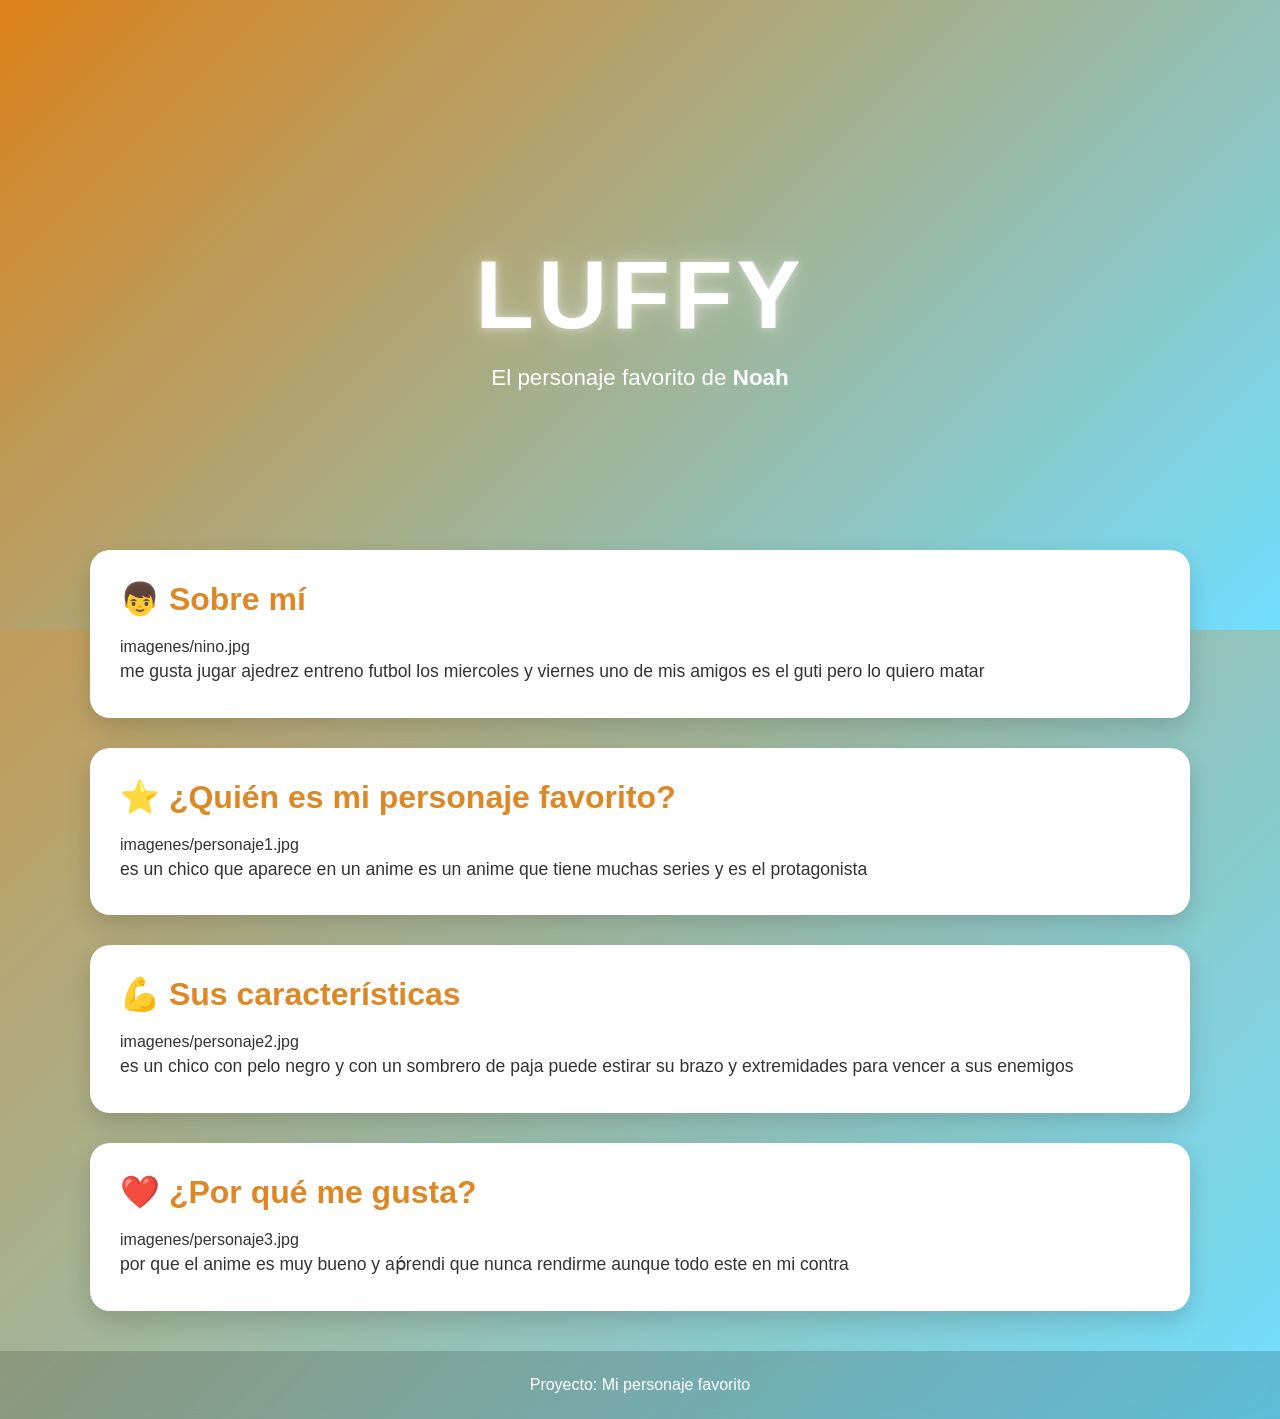
<file: docs/personajeFavorito/index.html>
<!DOCTYPE html>
<html lang="es">

<head>
    <meta charset="UTF-8">
    <meta name="viewport" content="width=device-width, initial-scale=1.0">
    <title>Luffy</title>
    <link rel="stylesheet" href="style.css">
</head>

<body>

    <header class="hero">
        <div class="hero-content">
            <h1>Luffy</h1>
            <p>El personaje favorito de <strong>Noah</strong></p>
        </div>
    </header>

    <main>

        <section class="card">
            <h2>👦 Sobre mí</h2>
            imagenes/nino.jpg

            <p>
                me gusta jugar ajedrez entreno futbol los miercoles y viernes 
                uno de mis amigos es el guti pero lo quiero matar
            </p>
        </section>

        <section class="card">
            <h2>⭐ ¿Quién es mi personaje favorito?</h2>
            imagenes/personaje1.jpg

            <p>
                es un chico que aparece en un anime
                es un anime que tiene muchas series y es el protagonista 
            </p>
        </section>

        <section class="card">
            <h2>💪 Sus características</h2>
            imagenes/personaje2.jpg

            <p>
              es un chico con pelo negro y con un sombrero de paja
              puede estirar su brazo y extremidades para vencer a sus enemigos
            </p>
        </section>

        <section class="card">
            <h2>❤️ ¿Por qué me gusta?</h2>
            imagenes/personaje3.jpg

            <p>
                por que el anime es muy bueno
                y aṕrendi que nunca rendirme aunque todo este en mi contra
            </p>
        </section>

    </main>

    <footer>
        <p>Proyecto: Mi personaje favorito</p>
    </footer>

</body>

</html>
</file>
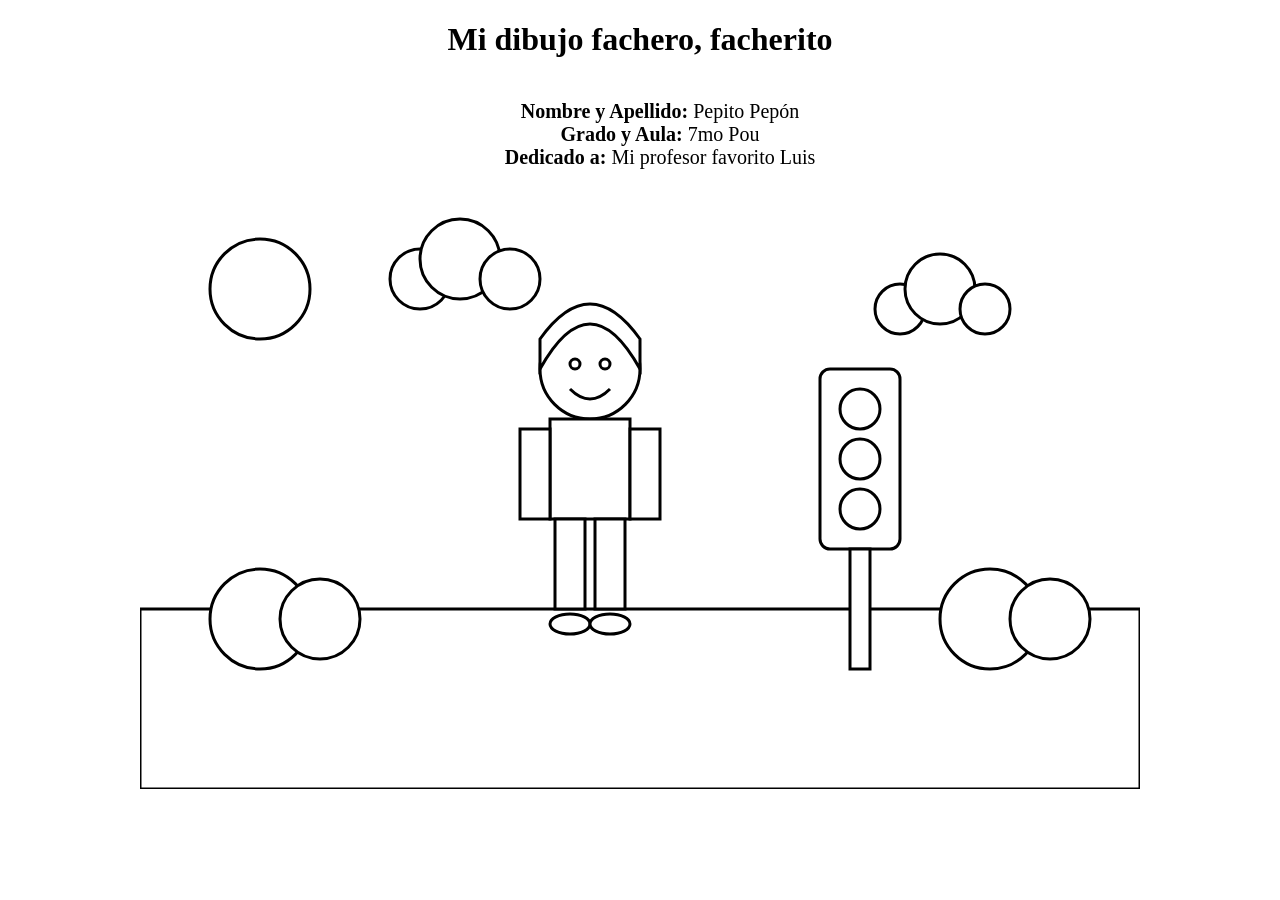
<file: docs/semaforoRGB/index.html>
<!DOCTYPE html>
<html lang="es">
<head>
    <meta charset="UTF-8">
    <title>Dibujo para colorear</title>
    <link rel="stylesheet" href="estilos.css">
</head>
<body>
<h1>Mi dibujo fachero, facherito</h1>
<ul>
  <li><strong>Nombre y Apellido:</strong> Pepito Pepón</li>
  <li><strong>Grado y Aula:</strong> 7mo Pou</li>
  <li><strong>Dedicado a:</strong> Mi profesor favorito Luis</li>
</ul>
<svg viewBox="0 0 1000 600" class="dibujo cielo">

    <!-- Sol -->
    <circle class="sol" cx="120" cy="100" r="50"/>

    <!-- Nubes -->
    <g class="nube">
        <circle class="nube-cuerpo" cx="280" cy="90" r="30"/>
        <circle class="nube-cuerpo" cx="320" cy="70" r="40"/>
        <circle class="nube-cuerpo" cx="370" cy="90" r="30"/>
    </g>

    <g class="nube">
        <circle class="nube-cuerpo" cx="760" cy="120" r="25"/>
        <circle class="nube-cuerpo" cx="800" cy="100" r="35"/>
        <circle class="nube-cuerpo" cx="845" cy="120" r="25"/>
    </g>

    <!-- Césped -->
    <rect class="cesped" x="0" y="420" width="1000" height="180"/>

    <!-- Arbustos -->
    <circle class="arbusto" cx="120" cy="430" r="50"/>
    <circle class="arbusto" cx="180" cy="430" r="40"/>

    <circle class="arbusto" cx="850" cy="430" r="50"/>
    <circle class="arbusto" cx="910" cy="430" r="40"/>

    <!-- Semáforo -->
    <g class="semaforo">

        <rect class="cuerpo-semaforo"
              x="680"
              y="180"
              width="80"
              height="180"
              rx="10"/>

        <circle class="luz-roja"
                cx="720"
                cy="220"
                r="20"/>

        <circle class="luz-amarilla"
                cx="720"
                cy="270"
                r="20"/>

        <circle class="luz-verde"
                cx="720"
                cy="320"
                r="20"/>

        <rect class="palo-semaforo"
              x="710"
              y="360"
              width="20"
              height="120"/>

    </g>

    <!-- Persona -->

    <!-- Cabeza -->
    <circle class="piel"
            cx="450"
            cy="180"
            r="50"/>

    <!-- Cabello -->
    <path class="cabello"
          d="M400 180
             Q450 90 500 180
             L500 150
             Q450 80 400 150 Z"/>

    <!-- Ojos -->
    <circle class="ojo"
            cx="435"
            cy="175"
            r="5"/>

    <circle class="ojo"
            cx="465"
            cy="175"
            r="5"/>

    <!-- Sonrisa -->
    <path class="boca"
          d="M430 200 Q450 220 470 200"/>

    <!-- Polo -->
    <rect class="polo"
          x="410"
          y="230"
          width="80"
          height="100"/>

    <!-- Brazos -->
    <rect class="piel"
          x="380"
          y="240"
          width="30"
          height="90"/>

    <rect class="piel"
          x="490"
          y="240"
          width="30"
          height="90"/>

    <!-- Pantalón -->
    <rect class="pantalon"
          x="415"
          y="330"
          width="30"
          height="90"/>

    <rect class="pantalon"
          x="455"
          y="330"
          width="30"
          height="90"/>

    <!-- Zapatos -->
    <ellipse class="zapato"
             cx="430"
             cy="435"
             rx="20"
             ry="10"/>

    <ellipse class="zapato"
             cx="470"
             cy="435"
             rx="20"
             ry="10"/>

</svg>

</body>
</html>
</file>
<file: docs/personajeFavorito/style.css>
/*======================================
  PALETA DE COLORES
======================================*/
:root {
    --color-primario: #db811af3;
    --color-secundario: #70deff;
}

/*======================================
  CONFIGURACIÓN GENERAL
======================================*/
* {
    margin: 0;
    padding: 0;
    box-sizing: border-box;
}

body {
    font-family: "Segoe UI", Arial, sans-serif;

    background: linear-gradient(
        135deg,
        var(--color-primario),
        var(--color-secundario)
    );

    min-height: 100vh;
    color: #333;
}

/*======================================
  HERO
======================================*/
.hero {
    height: 70vh;

    display: flex;
    justify-content: center;
    align-items: center;

    text-align: center;

    background: linear-gradient(
        135deg,
        var(--color-primario),
        var(--color-secundario)
    );

    color: white;
}

.hero-content {
    animation: aparecer 1.5s ease;
}

.hero h1 {
    font-size: clamp(3rem, 8vw, 6rem);
    letter-spacing: 4px;
    text-transform: uppercase;

    text-shadow:
        0 0 10px rgba(255,255,255,.5),
        0 0 30px rgba(255,255,255,.3);

    animation: flotar 3s ease-in-out infinite;
}

.hero p {
    font-size: 1.4rem;
    margin-top: 15px;
}

/*======================================
  CONTENEDOR
======================================*/
main {
    width: 90%;
    max-width: 1100px;

    margin: -80px auto 40px;
}

/*======================================
  TARJETAS
======================================*/
.card {
    background: white;

    margin-bottom: 30px;
    padding: 30px;

    border-radius: 20px;

    box-shadow: 0 10px 25px rgba(0,0,0,.15);

    transition: .3s;
}

.card:hover {
    transform: translateY(-8px);
}

.card h2 {
    color: var(--color-primario);
    margin-bottom: 20px;
    font-size: 2rem;
}

.card img {
    width: 100%;
    max-width: 450px;

    display: block;
    margin: 20px auto;

    border-radius: 15px;

    transition: .4s;
}

.card img:hover {
    transform: scale(1.05);
}

.card p {
    font-size: 1.1rem;
    line-height: 1.8;
}

/*======================================
  FOOTER
======================================*/
footer {
    text-align: center;

    padding: 25px;

    color: white;

    background: rgba(0,0,0,.15);

    backdrop-filter: blur(5px);
}

/*======================================
  ANIMACIONES
======================================*/
@keyframes aparecer {
    from {
        opacity: 0;
        transform: translateY(40px);
    }

    to {
        opacity: 1;
        transform: translateY(0);
    }
}

@keyframes flotar {
    0% {
        transform: translateY(0);
    }

    50% {
        transform: translateY(-10px);
    }

    100% {
        transform: translateY(0);
    }
}

/*======================================
  RESPONSIVE
======================================*/
@media (max-width: 768px) {

    .hero {
        height: 55vh;
    }

    .hero p {
        font-size: 1rem;
    }

    .card {
        padding: 20px;
    }

    .card h2 {
        font-size: 1.5rem;
    }
}
</file>
<file: docs/semaforoRGB/estilos.css>
body{
    margin:0;
    display:flex;
    justify-content:center;
    background:white;
    flex-direction: column;
    align-items: center;

}
h1 {
  text-align: center;
}
ul {
  list-style-type: none;
  display: flex;
  flex-direction: column;
  align-items: center;
  font-size: 20px;
}
.dibujo{
    width:1000px;
}

.cielo,
.sol,
.nube-cuerpo,
.cesped,
.arbusto,
.cuerpo-semaforo,
.luz-roja,
.luz-amarilla,
.luz-verde,
.palo-semaforo,
.piel,
.cabello,
.ojo,
.polo,
.pantalon,
.zapato{
    fill:white;
    stroke:black;
    stroke-width:3;
}
</file>
